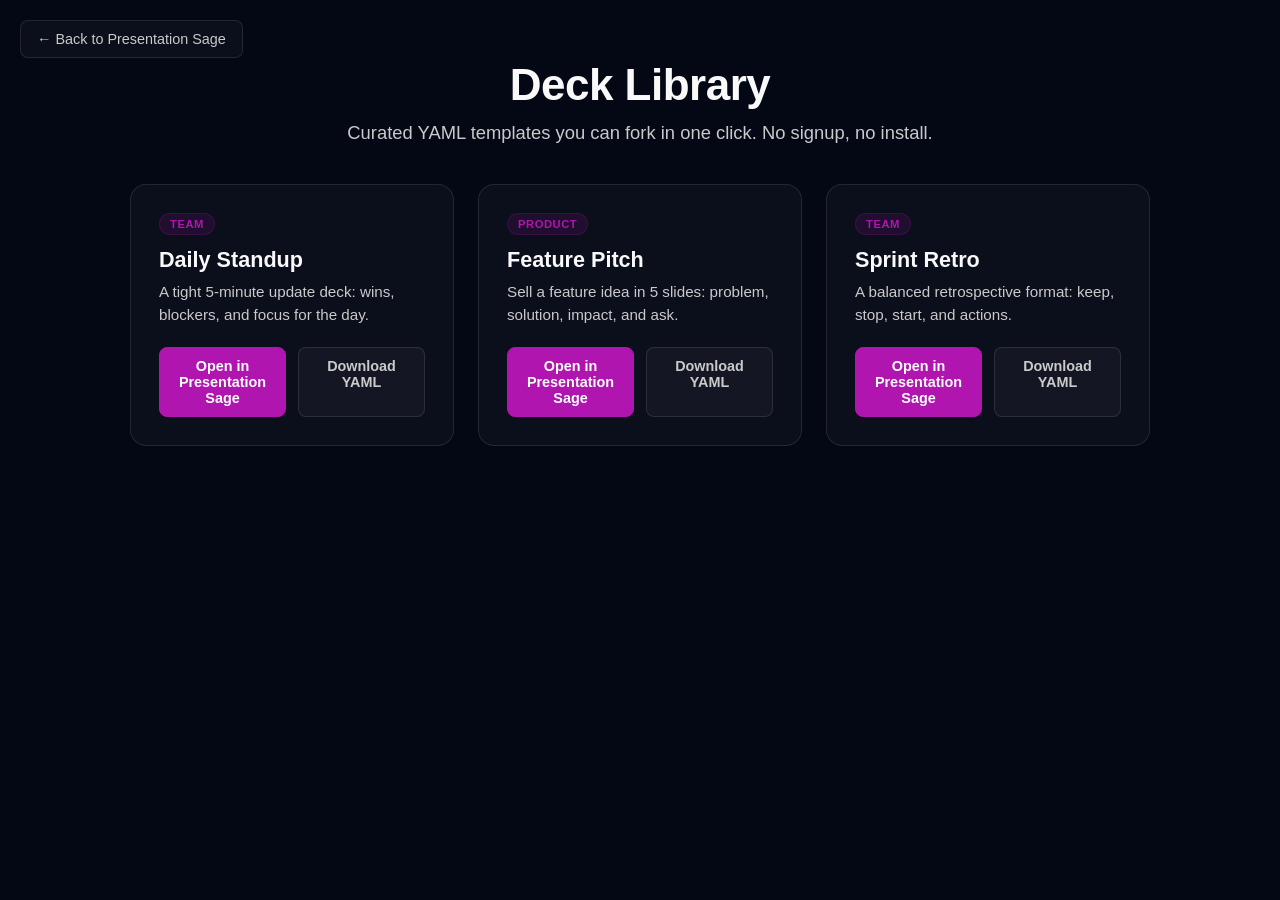
<file: deck-library/index.html>
<!DOCTYPE html>
<html lang="en" style="color-scheme: dark;">
<head>
  <meta charset="UTF-8">
  <meta name="color-scheme" content="dark">
  <meta name="viewport" content="width=device-width, initial-scale=1.0">
  <meta http-equiv="Content-Security-Policy" content="default-src 'self'; base-uri 'self'; form-action 'self'; frame-ancestors 'none'; script-src 'self' 'unsafe-inline'; style-src 'self' 'unsafe-inline' https://fonts.googleapis.com https://pub-b597cd281a384f98a47e1f043a6c4160.r2.dev; font-src 'self' https://fonts.gstatic.com; img-src 'self' data: blob: https://pub-b597cd281a384f98a47e1f043a6c4160.r2.dev; connect-src 'self'; upgrade-insecure-requests">
  <meta name="referrer" content="strict-origin-when-cross-origin">
  <meta http-equiv="X-Content-Type-Options" content="nosniff">
  <title>Deck Library | Presentation Sage</title>
  <meta name="description" content="Curated Presentation Sage YAML templates for standups, pitches, retros, and more. Fork a deck in one click">
  <meta property="og:title" content="Deck Library: Presentation Sage Templates">
  <meta property="og:description" content="Curated Presentation Sage YAML templates for standups, pitches, retros, and more">
  <meta property="og:type" content="website">
  <meta property="og:url" content="https://slides.neorgon.com/deck-library/">
  <meta property="og:site_name" content="Neorgon">
  <meta name="twitter:card" content="summary_large_image">
  <meta name="twitter:title" content="Deck Library: Presentation Sage Templates">
  <meta name="twitter:description" content="Curated Presentation Sage YAML templates for standups, pitches, retros, and more">
  <meta name="robots" content="index, follow">
  <link rel="canonical" href="https://slides.neorgon.com/deck-library/">
  <meta name="theme-color" content="#040714">
  <link rel="icon" type="image/x-icon" href="https://pub-b597cd281a384f98a47e1f043a6c4160.r2.dev/v1.0.0/favicon.ico">
  <link rel="stylesheet" href="../css/style.css">
  <style>
    :root { --accent: #B015B0; }
    .library-page { min-height: 100vh; display: flex; flex-direction: column; }
    .library-header { padding: 60px 40px 40px; text-align: center; }
    .library-title { font-size: 2.75rem; font-weight: 700; letter-spacing: -0.5px; margin-bottom: 12px; }
    .library-subtitle { font-size: 1.15rem; color: var(--text-secondary); max-width: 600px; margin: 0 auto; }
    .template-grid { display: grid; grid-template-columns: repeat(auto-fill, minmax(300px, 1fr)); gap: 24px; max-width: 1100px; margin: 0 auto; padding: 0 40px 80px; }
    .template-card { background: var(--surface-1); border: 1px solid var(--border); border-radius: 16px; padding: 28px; transition: all .2s ease; }
    .template-card:hover { border-color: rgba(176,21,176,.35); background: rgba(255,255,255,.05); }
    .template-category { display: inline-block; padding: 4px 10px; border-radius: 99px; font-size: .7rem; font-weight: 600; text-transform: uppercase; letter-spacing: .05em; background: rgba(176,21,176,.12); color: var(--accent); border: 1px solid rgba(176,21,176,.2); margin-bottom: 12px; }
    .template-name { font-size: 1.35rem; font-weight: 600; margin-bottom: 8px; }
    .template-desc { color: var(--text-secondary); font-size: .95rem; line-height: 1.5; margin-bottom: 20px; }
    .template-actions { display: flex; gap: 12px; flex-wrap: wrap; }
    .template-btn { flex: 1; min-width: 120px; padding: 10px 16px; border-radius: 8px; text-align: center; text-decoration: none; font-weight: 600; font-size: .9rem; border: 1px solid var(--border); background: rgba(255,255,255,.04); color: var(--text-secondary); }
    .template-btn:hover { background: rgba(176,21,176,.12); border-color: rgba(176,21,176,.35); color: var(--text-primary); }
    .template-btn--primary { background: var(--accent); color: #fff; border-color: var(--accent); }
    .template-btn--primary:hover { background: #c218c2; color: #fff; }
    .nav-back { position: absolute; top: 20px; left: 20px; z-index: 20; }
    .back-button { display: inline-flex; align-items: center; gap: 8px; padding: 10px 16px; background: var(--surface-1); border: 1px solid var(--border); border-radius: 8px; text-decoration: none; color: var(--text-secondary); font-size: .9rem; font-weight: 500; }
    .back-button:hover { background: rgba(176,21,176,.12); border-color: rgba(176,21,176,.35); color: var(--text-primary); }
    @media (max-width: 640px) { .library-header { padding: 80px 20px 30px; } .template-grid { padding: 0 20px 60px; grid-template-columns: 1fr; } }
  </style>
</head>
<body>
  <nav class="nav-back">
    <a href="../" class="back-button">← Back to Presentation Sage</a>
  </nav>

  <div class="library-page">
    <header class="library-header">
      <h1 class="library-title">Deck Library</h1>
      <p class="library-subtitle">Curated YAML templates you can fork in one click. No signup, no install.</p>
    </header>

    <main class="template-grid" id="templateGrid">
      <!-- Templates injected by JS -->
    </main>
  </div>

  <script>
    const templates = [
      {
        id: 'standup',
        category: 'Team',
        name: 'Daily Standup',
        desc: 'A tight 5-minute update deck: wins, blockers, and focus for the day.',
        yaml: `presentation:\n  title: "Daily Standup"\n  subtitle: "Quick team sync"\n  author: "Neorgon"\n\n  slides:\n    - type: title\n      heading: "Daily Standup"\n      subtitle: "Quick team sync"\n\n    - type: bullets\n      heading: "Yesterday"\n      bullets:\n        - "Shipped: [your win]"\n        - "Merged: [PR / change]"\n        - "Learned: [insight]"\n\n    - type: bullets\n      heading: "Today"\n      bullets:\n        - "Focus: [top priority]"\n        - "Review: [PR / doc]"\n        - "Meet: [sync]"\n\n    - type: bullets\n      heading: "Blockers"\n      bullets:\n        - "None"\n        - "Need help with: [blocker]"\n`
      },
      {
        id: 'pitch',
        category: 'Product',
        name: 'Feature Pitch',
        desc: 'Sell a feature idea in 5 slides: problem, solution, impact, and ask.',
        yaml: `presentation:\n  title: "Feature Pitch"\n  subtitle: "[Feature name]"\n  author: "Neorgon"\n\n  slides:\n    - type: title\n      heading: "Feature Pitch"\n      subtitle: "[Feature name]"\n\n    - type: bullets\n      heading: "Problem"\n      bullets:\n        - "[Who] can't [do what]"\n        - "Pain: [quantified impact]"\n        - "Risk of doing nothing: [consequence]"\n\n    - type: bullets\n      heading: "Solution"\n      bullets:\n        - "[One-sentence solution]"\n        - "Key flows: [flow 1], [flow 2]"\n        - "Out of scope: [what we are not doing]"\n\n    - type: split\n      heading: "Impact vs Effort"\n      left:\n        heading: "Impact"\n        bullets:\n          - "[Metric improvement]"\n          - "[User benefit]"\n      right:\n        heading: "Effort"\n        bullets:\n          - "[Team / time]"\n          - "[Dependencies]"\n\n    - type: bullets\n      heading: "Ask"\n      bullets:\n        - "Approve direction"\n        - "Assign owner"\n        - "Target: [date]"\n`
      },
      {
        id: 'retro',
        category: 'Team',
        name: 'Sprint Retro',
        desc: 'A balanced retrospective format: keep, stop, start, and actions.',
        yaml: `presentation:\n  title: "Sprint Retro"\n  subtitle: "Sprint [N] — [Team]"\n  author: "Neorgon"\n\n  slides:\n    - type: title\n      heading: "Sprint Retro"\n      subtitle: "Sprint [N] — [Team]"\n\n    - type: bullets\n      heading: "What Went Well"\n      bullets:\n        - "[Win 1]"\n        - "[Win 2]"\n        - "[Win 3]"\n\n    - type: bullets\n      heading: "What Slowed Us Down"\n      bullets:\n        - "[Friction 1]"\n        - "[Friction 2]"\n\n    - type: bullets\n      heading: "What We Will Try Next"\n      bullets:\n        - "[Experiment 1]"\n        - "[Experiment 2]"\n\n    - type: bullets\n      heading: "Action Items"\n      bullets:\n        - "[Action] — @owner — due [date]"\n        - "[Action] — @owner — due [date]"\n`
      }
    ];

    const grid = document.getElementById('templateGrid');
    templates.forEach(t => {
      const encoded = encodeURIComponent(t.yaml);
      grid.innerHTML += `\n        <article class="template-card">\n          <span class="template-category">${t.category}</span>\n          <h2 class="template-name">${t.name}</h2>\n          <p class="template-desc">${t.desc}</p>\n          <div class="template-actions">\n            <a class="template-btn template-btn--primary" href="../?yaml=${encoded}" target="_blank" rel="noopener">Open in Presentation Sage</a>\n            <a class="template-btn" href="data:text/yaml;base64,${btoa(unescape(encodeURIComponent(t.yaml)))}" download="${t.id}.yaml">Download YAML</a>\n          </div>\n        </article>`;
    });
  </script>
</body>
</html>
</file>
<file: css/style.css>
/* ── Reset & tokens ──────────────────────────────────────────────────── */
*, *::before, *::after { margin: 0; padding: 0; box-sizing: border-box; }

:root {
  --bg:              #040714;
  --surface-1:       rgba(255,255,255,.03);
  --surface-2:       rgba(255,255,255,.06);
  --border-subtle:   rgba(255,255,255,.07);
  --border:          rgba(255,255,255,.10);
  --border-strong:   rgba(255,255,255,.22);
  --text-primary:    #f9f9f9;
  --text-secondary:  #cacaca;
  --text-muted:      rgba(255,255,255,.55);
  --text-dim:        rgba(255,255,255,.25);
  --accent:          #0063e5;
  --accent-bright:   #0080ff;
  --warn:            #fbbf24;
  --danger:          #f87171;
  --success:         #34d399;
  --font:            'Avenir Next', -apple-system, BlinkMacSystemFont, 'Segoe UI', Roboto, sans-serif;
  --mono:            'JetBrains Mono', 'Fira Code', 'Cascadia Code', 'Courier New', monospace;
  --radius-sm:       6px;
  --radius:          10px;
  --radius-lg:       15px;
  --dur:             200ms;
}

body {
  font-family: var(--font);
  background: var(--bg);
  color: var(--text-primary);
  height: 100vh;
  display: flex;
  flex-direction: column;
  overflow: hidden;
}

/* ── Header ──────────────────────────────────────────────────────────── */
.header-bar {
  background: linear-gradient(in oklch 135deg, #B015B0 0%, #3D0080 50%, #040714 100%);
  backdrop-filter: blur(12px);
  border-bottom: 1px solid rgba(255,255,255,.07);
  padding: 0 24px;
  height: 68px;
  flex-shrink: 0;
  display: flex;
  align-items: center;
}
.header-logo { display: flex; align-items: center; gap: 10px; flex-shrink: 0; }
.header-logo-img { height: 36px; width: auto; flex-shrink: 0; filter: brightness(0) invert(1); transition: transform 0.3s cubic-bezier(0.34, 1.56, 0.64, 1); display: block; }
.header-logo-img:hover { transform: scale(1.14) rotate(-9deg); }
.header-logo h1 { font-size: 1.2em; font-weight: 600; letter-spacing: 0.5px; }
.header-subtitle { font-size: 0.82em; color: rgba(255,255,255,0.72); font-weight: 500; margin-top: 3px; }

.header-home {
  margin-left: auto;
  display: flex; align-items: center; padding: 5px;
  color: rgba(255,255,255,0.9); text-decoration: none;
  border-radius: 6px; transition: color .2s, background .2s; flex-shrink: 0;
}
.header-home:hover { color: #fff; background: rgba(255,255,255,0.12); }
.header-home svg { width: 34px; height: 34px; display: block; }

/* ── Toolbar ─────────────────────────────────────────────────────────── */
.toolbar {
  height: 44px; flex-shrink: 0;
  border-bottom: 1px solid var(--border-subtle);
  background: var(--surface-1);
  display: flex; align-items: center;
  padding: 0 16px; gap: 6px;
  overflow-x: auto;
}
.toolbar-label { font-size: .72rem; color: var(--text-muted); margin-right: 2px; }
.sep { width: 1px; height: 18px; background: var(--border-subtle); margin: 0 4px; flex-shrink: 0; }
.theme-select {
  height: 26px; padding: 0 8px;
  background: var(--surface-1); border: 1px solid var(--border);
  color: var(--text-secondary); border-radius: var(--radius-sm);
  font-family: var(--font); font-size: .75rem; cursor: pointer;
}
.theme-select:focus { outline: 1px solid var(--accent); }

.btn {
  padding: 5px 13px;
  border-radius: var(--radius-sm);
  border: 1px solid var(--border);
  background: var(--surface-1);
  color: var(--text-secondary);
  font-family: var(--font); font-size: .8rem;
  cursor: pointer; transition: all var(--dur);
  white-space: nowrap;
}
.btn:hover { background: var(--surface-2); border-color: var(--border-strong); color: var(--text-primary); }
.btn-primary {
  background: var(--accent); border-color: var(--accent);
  color: #fff; font-weight: 600;
}
.btn-primary:hover { background: var(--accent-bright); border-color: var(--accent-bright); color: #fff; }
.btn-sm { padding: 4px 10px; font-size: .75rem; }
.btn-ghost {
  background: none; border-color: transparent; color: var(--text-muted);
}
.btn-ghost:hover { background: var(--surface-2); border-color: var(--border); color: var(--text-primary); }

/* ── Workspace ───────────────────────────────────────────────────────── */
.workspace {
  flex: 1; display: grid;
  grid-template-columns: 1fr 1fr;
  overflow: hidden;
}

/* ── Editor pane ─────────────────────────────────────────────────────── */
.editor-pane {
  display: flex; flex-direction: column;
  border-right: 1px solid var(--border-subtle);
  overflow: hidden;
}
.pane-header {
  height: 34px; flex-shrink: 0;
  padding: 0 14px;
  border-bottom: 1px solid var(--border-subtle);
  display: flex; align-items: center; gap: 8px;
  font-size: .7rem; text-transform: uppercase;
  letter-spacing: .8px; color: var(--text-muted);
}
.pane-header .dot {
  width: 6px; height: 6px;
  border-radius: 50%; flex-shrink: 0;
}
.dot-blue  { background: var(--accent); }
.dot-green { background: var(--success); }

#yaml-input {
  flex: 1; resize: none;
  background: transparent; border: none; outline: none;
  color: var(--text-primary);
  font-family: var(--mono); font-size: .8rem;
  line-height: 1.65; padding: 14px 16px;
  overflow-y: auto;
}
#yaml-input::placeholder { color: var(--text-dim); }

/* ── Warnings bar ────────────────────────────────────────────────────── */
.warnings-bar {
  flex-shrink: 0; max-height: 130px; overflow-y: auto;
  border-top: 1px solid var(--border-subtle);
  background: rgba(0,0,0,.15);
}
.warnings-bar.empty {
  padding: 8px 14px;
  font-size: .75rem; color: var(--success);
}
.warning-item {
  padding: 5px 14px;
  display: flex; align-items: baseline; gap: 8px;
  font-size: .75rem; line-height: 1.4;
  border-bottom: 1px solid rgba(255,255,255,.03);
}
.warning-item:last-child { border-bottom: none; }
.warning-item.lvl-error { color: var(--danger); }
.warning-item.lvl-warn  { color: var(--warn); }
.warning-item.lvl-info  { color: var(--text-muted); }
.warning-badge {
  font-size: .65rem; font-weight: 700; padding: 1px 5px;
  border-radius: 3px; flex-shrink: 0; white-space: nowrap;
}
.lvl-error .warning-badge { background: rgba(248,113,113,.15); color: var(--danger); }
.lvl-warn  .warning-badge { background: rgba(251,191,36,.12);  color: var(--warn); }
.lvl-info  .warning-badge { background: var(--surface-2);      color: var(--text-muted); }

/* ── Preview pane ────────────────────────────────────────────────────── */
.preview-pane {
  display: flex; flex-direction: column;
  overflow: hidden; background: #000;
}
.preview-header {
  height: 34px; flex-shrink: 0;
  padding: 0 14px;
  border-bottom: 1px solid var(--border-subtle);
  background: rgba(255,255,255,.01);
  display: flex; align-items: center; gap: 8px;
  font-size: .7rem; text-transform: uppercase;
  letter-spacing: .8px; color: var(--text-muted);
}
.slide-nav {
  margin-left: auto; display: flex; align-items: center; gap: 6px;
}
.nav-btn {
  width: 22px; height: 22px;
  background: none; border: 1px solid var(--border);
  color: var(--text-secondary); border-radius: 4px;
  cursor: pointer; font-size: .75rem;
  display: flex; align-items: center; justify-content: center;
  transition: all var(--dur);
}
.nav-btn:hover:not(:disabled) { background: var(--surface-2); border-color: var(--border-strong); }
.nav-btn:disabled { opacity: .3; cursor: default; }
#slide-counter { font-size: .75rem; color: var(--text-muted); min-width: 48px; text-align: center; }

.slide-stage {
  flex: 1; position: relative; overflow: hidden;
}

/* ── Slide canvas — fixed 960x540, JS scales it to fit the container ── */
.slide {
  position: absolute;
  width: 960px; height: 540px;
  transform-origin: top left;
  background: #080f20;
  border-radius: 10px;
  border: 1px solid rgba(255,255,255,.08);
  display: flex; flex-direction: column;
  overflow: hidden;
  padding: 48px 60px;
}
.slide::after {
  content: '';
  position: absolute; inset: 0;
  background: linear-gradient(135deg, rgba(0,99,229,.05) 0%, transparent 55%);
  pointer-events: none;
}
.slide-num {
  position: absolute; bottom: 14px; right: 18px;
  font-size: 11px; color: rgba(255,255,255,.18);
  font-family: var(--mono);
}
.slide-logo-watermark {
  position: absolute; top: 16px; right: 18px;
  max-height: 30px; max-width: 80px;
  object-fit: contain; opacity: .6; z-index: 2;
}
.title-logo {
  max-height: 52px; max-width: 140px;
  object-fit: contain; margin-bottom: 20px;
}

/* Title slide */
.slide-type-title {
  align-items: center; justify-content: center; text-align: center;
}
.slide-type-title .s-heading {
  font-size: 40px;
  font-weight: 700; color: #fff; line-height: 1.2;
}
.accent-bar {
  width: 48px; height: 4px; border-radius: 2px;
  background: var(--sl-accent, #0063e5); margin: 18px auto;
}
.slide-type-title .s-subtitle {
  font-size: 18px;
  color: rgba(255,255,255,.5); font-weight: 400;
}
.slide-type-title .s-meta {
  position: absolute; bottom: 22px; left: 60px; right: 60px;
  display: flex; justify-content: space-between;
  font-size: 12px; color: rgba(255,255,255,.25);
}

/* Bullets slide */
.slide-type-bullets { justify-content: flex-start; }
.s-heading {
  font-size: 26px;
  font-weight: 700; color: var(--sl-text, #fff); margin-bottom: 18px;
  padding-bottom: 14px;
  border-bottom: 1px solid var(--sl-border, rgba(255,255,255,.07));
  flex-shrink: 0;
}
.s-bullets { list-style: none; overflow: hidden; }
.s-bullets li {
  padding: 7px 0 7px 22px; position: relative;
  font-size: 18px;
  color: var(--sl-ts, #cacaca); line-height: 1.4;
}
.s-bullets li::before {
  content: '';
  position: absolute; left: 0; top: 14px;
  width: 7px; height: 7px;
  border-radius: 50%; background: var(--sl-accent, #0063e5);
}

/* Split slide */
.slide-type-split { justify-content: flex-start; }
.split-cols {
  display: grid; grid-template-columns: 1fr 1fr;
  gap: 24px; flex: 1; overflow: hidden;
}
.split-col-head {
  font-size: 13px;
  font-weight: 700; color: var(--sl-accent, #0063e5);
  text-transform: uppercase; letter-spacing: .6px;
  margin-bottom: 10px;
}

/* Code slide */
.slide-type-code { justify-content: flex-start; }
.code-block {
  background: rgba(0,0,0,.5);
  border: 1px solid rgba(255,255,255,.07);
  border-radius: 8px; padding: 18px;
  flex: 1; overflow: hidden;
}
.code-lang {
  font-size: 11px; color: var(--sl-dim, rgba(255,255,255,.3));
  font-family: var(--mono); text-transform: uppercase;
  letter-spacing: .8px; margin-bottom: 10px;
}
.code-block pre {
  font-family: var(--mono);
  font-size: 15px;
  line-height: 1.55; color: var(--sl-code-text, #a5f3fc);
  white-space: pre-wrap; word-break: break-word;
}

/* Quote slide */
.slide-type-quote {
  align-items: center; justify-content: center; text-align: center;
}
.quote-mark {
  font-size: 72px; line-height: .8;
  color: var(--sl-accent, #0063e5); opacity: .35;
  font-family: Georgia, serif;
}
.quote-text {
  font-size: 22px;
  color: var(--sl-text, #fff); font-style: italic; line-height: 1.6; margin-top: 10px;
}
.quote-source {
  margin-top: 18px;
  font-size: 14px;
  color: var(--sl-accent, #0063e5); font-weight: 600;
}

/* Divider slide */
.slide-type-divider {
  align-items: center; justify-content: center; text-align: center;
  background: linear-gradient(135deg, rgba(176,21,176,.12) 0%, rgba(61,0,128,.12) 50%, transparent 100%);
}
.slide-type-divider .s-heading {
  font-size: 44px;
  border-bottom: none; margin-bottom: 0; padding-bottom: 0;
}
.slide-type-divider .s-subtitle {
  font-size: 17px;
  color: rgba(255,255,255,.45); margin-top: 14px;
}

/* Q&A slide */
.slide-type-qa {
  align-items: center; justify-content: center; text-align: center;
}
.qa-icon { font-size: 48px; margin-bottom: 18px; }
.slide-type-qa .s-heading {
  font-size: 36px;
  border-bottom: none; margin-bottom: 0; padding-bottom: 0;
}
.slide-type-qa .s-subtext {
  font-size: 16px;
  color: rgba(255,255,255,.4); margin-top: 12px;
}

/* CTA slide */
.slide-type-cta {
  align-items: center; justify-content: center; text-align: center;
}
.slide-type-cta .s-heading {
  font-size: 30px;
  border-bottom: none; margin-bottom: 24px; padding-bottom: 0;
}
.cta-pill {
  background: var(--sl-accent, #0063e5); color: #fff;
  font-weight: 700; font-size: 18px;
  padding: 13px 32px; border-radius: 9px;
  display: inline-block;
}
.s-subtext {
  margin-top: 16px;
  font-size: 14px;
  color: rgba(255,255,255,.38);
}

/* Image slide */
.slide-type-image { justify-content: flex-start; }
.image-container {
  flex: 1; display: flex; align-items: center; justify-content: center;
  overflow: hidden; border-radius: 6px;
}
.image-container.full { position: absolute; inset: 0; border-radius: 0; }
.slide-image { max-width: 100%; max-height: 100%; object-fit: contain; border-radius: 4px; }
.fit-cover .slide-image { width: 100%; height: 100%; object-fit: cover; border-radius: 0; }
.image-caption {
  position: absolute; bottom: 28px; left: 60px; right: 60px;
  font-size: 13px; color: var(--sl-muted, rgba(255,255,255,.45));
  text-align: center;
}

/* Stats slide */
.slide-type-stats { justify-content: center; align-items: center; text-align: center; }
.stats-grid {
  display: flex; justify-content: center; gap: 48px; flex-wrap: wrap;
  margin-top: 10px;
}
.stat-item { min-width: 120px; }
.stat-value {
  font-size: 52px; font-weight: 800; line-height: 1.1;
  color: var(--sl-accent, #0063e5);
}
.stat-label {
  font-size: 14px; color: var(--sl-muted, rgba(255,255,255,.45));
  margin-top: 8px; line-height: 1.3;
}

/* Timeline slide */
.slide-type-timeline { justify-content: flex-start; }
.timeline-track {
  display: flex; gap: 8px; flex: 1; align-items: flex-start;
  padding-top: 10px;
}
.timeline-step {
  flex: 1; display: flex; flex-direction: column; align-items: center;
  text-align: center; position: relative;
}
.timeline-step::after {
  content: ''; position: absolute; top: 16px; left: 55%; right: -45%;
  height: 2px; background: var(--sl-border, rgba(255,255,255,.07));
}
.timeline-step:last-child::after { display: none; }
.timeline-dot {
  width: 32px; height: 32px; border-radius: 50%;
  background: var(--sl-accent, #0063e5); color: #fff;
  font-size: 13px; font-weight: 700;
  display: flex; align-items: center; justify-content: center;
  position: relative; z-index: 1; flex-shrink: 0;
}
.timeline-label {
  font-size: 12px; font-weight: 700; color: var(--sl-accent, #0063e5);
  text-transform: uppercase; letter-spacing: .5px;
  margin-top: 10px;
}
.timeline-text {
  font-size: 14px; color: var(--sl-ts, #cacaca);
  margin-top: 6px; line-height: 1.4;
}

/* Columns (two-column text) slide */
.slide-type-columns { justify-content: flex-start; }
.col-text {
  font-size: 16px; color: var(--sl-ts, #cacaca);
  line-height: 1.55;
}

/* Error / empty state */
.slide-state {
  align-items: center; justify-content: center; text-align: center;
}
.slide-state .s-icon { font-size: 36px; margin-bottom: 14px; opacity: .4; }
.slide-state p {
  font-size: 16px; color: var(--text-muted); line-height: 1.6;
}
.slide-state.error p { color: var(--danger); font-family: var(--mono); font-size: 14px; }

/* Empty stage placeholder (not a slide) */
.stage-empty {
  position: absolute; inset: 0;
  display: flex; flex-direction: column;
  align-items: center; justify-content: center; gap: 10px;
  color: var(--text-dim);
}
.stage-empty .s-icon { font-size: 2rem; opacity: .4; }
.stage-empty p { font-size: .82rem; line-height: 1.6; text-align: center; }

/* Fullscreen overlay */
.fullscreen-stage {
  position: fixed; inset: 0; z-index: 500;
  background: #000;
  display: none;
}
.fullscreen-stage.active { display: block; }
.fullscreen-controls {
  position: fixed; bottom: 18px;
  display: flex; align-items: center; gap: 12px;
}
.fullscreen-controls .nav-btn {
  width: 36px; height: 36px;
  background: rgba(255,255,255,.06);
  font-size: 1rem;
}
#fs-counter { font-size: .82rem; color: rgba(255,255,255,.4); min-width: 60px; text-align: center; }
.fs-exit {
  position: fixed; top: 16px; right: 16px;
  background: rgba(255,255,255,.06); border: 1px solid rgba(255,255,255,.1);
  color: rgba(255,255,255,.6); border-radius: 6px;
  padding: 6px 12px; cursor: pointer; font-size: .8rem;
  transition: all var(--dur);
}
.fs-exit:hover { background: rgba(255,255,255,.12); color: #fff; }

/* ── Filmstrip ───────────────────────────────────────────────────────── */
.filmstrip {
  height: 76px; flex-shrink: 0;
  border-top: 1px solid var(--border-subtle);
  background: rgba(0,0,0,.25);
  display: flex; align-items: center;
  gap: 7px; padding: 7px 10px;
  overflow-x: auto; overflow-y: hidden;
}
.filmstrip::-webkit-scrollbar { height: 4px; }
.filmstrip::-webkit-scrollbar-thumb { background: rgba(255,255,255,.1); border-radius: 2px; }
.film-thumb {
  flex-shrink: 0; width: 106px; height: 60px;
  border-radius: 5px; border: 1.5px solid var(--border);
  cursor: pointer; position: relative; overflow: hidden;
  display: flex; flex-direction: column;
  justify-content: flex-end; padding: 4px 6px;
  background: #080f20;
  transition: border-color var(--dur), transform var(--dur);
}
.film-thumb:hover { border-color: rgba(255,255,255,.3); transform: translateY(-2px); }
.film-thumb.active { border-color: var(--accent); }
.film-type {
  position: absolute; top: 4px; left: 5px;
  font-size: .52rem; font-weight: 700; text-transform: uppercase;
  letter-spacing: .3px; color: rgba(255,255,255,.3);
  background: rgba(0,0,0,.4); padding: 1px 4px; border-radius: 2px;
}
.film-num {
  position: absolute; top: 4px; right: 5px;
  font-size: .52rem; color: rgba(255,255,255,.22); font-family: var(--mono);
}
.film-text {
  font-size: .58rem; color: rgba(255,255,255,.5);
  white-space: nowrap; overflow: hidden; text-overflow: ellipsis; width: 100%;
}

/* ── Audit panel (below preview) ─────────────────────────────────────── */
.audit-panel {
  flex-shrink: 0; max-height: 0; overflow: hidden;
  border-top: 1px solid var(--border-subtle);
  background: rgba(0,0,0,.2);
  transition: max-height .28s ease;
}
.audit-panel.open { max-height: 260px; overflow-y: auto; }
.audit-inner { padding: 14px 16px; }
.audit-title {
  font-size: .72rem; font-weight: 700; color: var(--text-primary);
  text-transform: uppercase; letter-spacing: .6px; margin-bottom: 12px;
}
.audit-section { margin-bottom: 14px; }
.audit-section-head {
  font-size: .65rem; font-weight: 700; color: var(--text-muted);
  text-transform: uppercase; letter-spacing: .5px; margin-bottom: 6px;
}
.audit-item {
  display: flex; align-items: baseline; gap: 8px;
  font-size: .72rem; line-height: 1.45; padding: 3px 0;
}
.audit-item.lvl-error { color: var(--danger); }
.audit-item.lvl-warn  { color: var(--warn); }
.audit-item.lvl-info  { color: var(--text-muted); }
.audit-badge {
  font-size: .6rem; font-weight: 700; padding: 1px 5px;
  border-radius: 3px; flex-shrink: 0;
}
.lvl-error .audit-badge { background: rgba(248,113,113,.15); color: var(--danger); }
.lvl-warn  .audit-badge { background: rgba(251,191,36,.12);  color: var(--warn); }
.lvl-info  .audit-badge { background: var(--surface-2);      color: var(--text-muted); }
.audit-question {
  font-size: .7rem; line-height: 1.5; color: var(--text-muted);
  padding: 3px 0 3px 14px; position: relative;
}
.audit-question::before { content: '\2192'; position: absolute; left: 0; color: var(--accent); opacity: .6; }
.audit-ok { font-size: .72rem; color: var(--success); }

/* ── Grid overview ───────────────────────────────────────────────────── */
.grid-overlay {
  position: fixed; inset: 0; z-index: 600;
  background: rgba(2,4,14,.96);
  display: none; flex-direction: column;
}
.grid-overlay.active { display: flex; }
.grid-overlay-bar {
  height: 46px; flex-shrink: 0;
  background: rgba(255,255,255,.02); border-bottom: 1px solid rgba(255,255,255,.06);
  display: flex; align-items: center; padding: 0 20px; gap: 10px;
}
.grid-overlay-bar h2 { font-size: .85rem; font-weight: 600; }
.grid-overlay-bar span { font-size: .72rem; color: var(--text-muted); }
.grid-close {
  margin-left: auto;
  background: rgba(255,255,255,.06); border: 1px solid rgba(255,255,255,.1);
  color: rgba(255,255,255,.6); border-radius: 6px;
  padding: 5px 12px; cursor: pointer; font-family: var(--font); font-size: .77rem;
  transition: all var(--dur);
}
.grid-close:hover { background: rgba(255,255,255,.12); color: #fff; }
.grid-scroll {
  flex: 1; overflow-y: auto; padding: 20px;
  display: grid;
  grid-template-columns: repeat(auto-fill, minmax(240px, 1fr));
  gap: 14px; align-content: start;
}
.grid-cell {
  position: relative; width: 100%; aspect-ratio: 16/9;
  border-radius: 7px; overflow: hidden; cursor: pointer;
  border: 2px solid transparent;
  transition: border-color var(--dur), transform var(--dur), box-shadow var(--dur);
}
.grid-cell:hover { transform: translateY(-2px); box-shadow: 0 8px 24px rgba(0,0,0,.5); border-color: rgba(255,255,255,.22); }
.grid-cell.active { border-color: var(--accent); }
.grid-cell-inner { position: absolute; inset: 0; pointer-events: none; overflow: hidden; }
.grid-idx {
  position: absolute; bottom: 5px; right: 7px;
  font-size: .58rem; color: rgba(255,255,255,.45); font-family: var(--mono);
  background: rgba(0,0,0,.5); padding: 1px 4px; border-radius: 3px;
  pointer-events: none; z-index: 5;
}

/* ── Presenter overlay ───────────────────────────────────────────────── */
.presenter-overlay {
  position: fixed; inset: 0; z-index: 700;
  background: #000; display: none; flex-direction: column;
}
.presenter-overlay.active { display: flex; }
.presenter-stage { flex: 1; position: relative; overflow: hidden; }
.pres-notes {
  flex-shrink: 0; padding: 10px 20px; max-height: 90px; overflow-y: auto;
  background: rgba(0,0,0,.7); border-top: 1px solid rgba(255,255,255,.06);
  font-size: .8rem; line-height: 1.55; color: rgba(255,255,255,.6);
}
.pres-notes-label {
  font-size: .62rem; text-transform: uppercase; letter-spacing: .5px;
  color: rgba(255,255,255,.3); margin-bottom: 3px;
}
.presenter-bar {
  height: 54px; flex-shrink: 0;
  background: rgba(0,0,0,.85); border-top: 1px solid rgba(255,255,255,.06);
  display: flex; align-items: center; gap: 10px; padding: 0 18px;
}
.pres-timer {
  font-family: var(--mono); font-size: 1rem; font-weight: 700;
  color: var(--success); min-width: 66px;
}
.pres-counter { font-size: .8rem; color: rgba(255,255,255,.4); }
.pres-nav { display: flex; gap: 6px; }
.pres-nav-btn {
  width: 34px; height: 34px;
  background: rgba(255,255,255,.06); border: 1px solid rgba(255,255,255,.1);
  color: rgba(255,255,255,.7); border-radius: 6px;
  cursor: pointer; font-size: 1rem;
  display: flex; align-items: center; justify-content: center;
  transition: background var(--dur);
}
.pres-nav-btn:hover:not(:disabled) { background: rgba(255,255,255,.12); }
.pres-nav-btn:disabled { opacity: .3; cursor: default; }
.pres-exit {
  margin-left: auto;
  background: none; border: 1px solid rgba(255,255,255,.12);
  color: rgba(255,255,255,.5); border-radius: 6px;
  padding: 5px 12px; cursor: pointer; font-family: var(--font); font-size: .78rem;
  transition: all var(--dur);
}
.pres-exit:hover { background: rgba(255,255,255,.08); color: #fff; }

/* ── Gallery overlay ─────────────────────────────────────────────────── */
.gallery-overlay {
  position: fixed; inset: 0; z-index: 650;
  background: rgba(2,4,14,.96);
  display: none; flex-direction: column;
}
.gallery-overlay.active { display: flex; }
.gallery-bar {
  height: 46px; flex-shrink: 0;
  background: rgba(255,255,255,.02); border-bottom: 1px solid rgba(255,255,255,.06);
  display: flex; align-items: center; padding: 0 20px; gap: 10px;
}
.gallery-bar h2 { font-size: .85rem; font-weight: 600; }
.gallery-bar .grid-close { margin-left: auto; }
.gallery-content {
  flex: 1; overflow-y: auto; padding: 24px;
  max-width: 640px; margin: 0 auto; width: 100%;
}
.gallery-actions {
  display: flex; align-items: flex-end; gap: 12px;
  margin-bottom: 20px; flex-wrap: wrap;
}
.gallery-url-row {
  display: flex; align-items: center; gap: 8px; flex: 1; min-width: 240px;
}
.gallery-url-input {
  flex: 1; height: 30px; padding: 0 10px;
  background: var(--surface-1); border: 1px solid var(--border);
  color: var(--text-primary); border-radius: var(--radius-sm);
  font-family: var(--mono); font-size: .75rem;
}
.gallery-url-input:focus { outline: 1px solid var(--accent); }
.gallery-list { display: flex; flex-direction: column; gap: 8px; }
.gallery-entry {
  display: flex; align-items: center; gap: 12px;
  background: var(--surface-1); border: 1px solid var(--border-subtle);
  border-radius: var(--radius); padding: 14px 16px;
  transition: border-color var(--dur);
}
.gallery-entry:hover { border-color: var(--border-strong); }
.gallery-entry-info { flex: 1; min-width: 0; }
.gallery-entry-title {
  font-size: .85rem; font-weight: 600; color: var(--text-primary);
  white-space: nowrap; overflow: hidden; text-overflow: ellipsis;
}
.gallery-entry-meta {
  font-size: .7rem; color: var(--text-muted); margin-top: 3px;
}
.gallery-remove {
  width: 28px; height: 28px; padding: 0;
  display: flex; align-items: center; justify-content: center;
  font-size: 1.1rem; flex-shrink: 0; color: var(--text-dim);
}
.gallery-remove:hover { color: var(--danger); border-color: var(--danger); }
.gallery-empty {
  text-align: center; padding: 40px 20px;
  font-size: .82rem; color: var(--text-dim); line-height: 1.6;
}

/* ── Insert-slide dropdown ────────────────────────────────────────── */
.insert-slide-wrap { position: relative; }
.insert-menu {
  display: none; position: absolute; top: 100%; right: 0; z-index: 90;
  background: #12101f; border: 1px solid var(--border);
  border-radius: var(--radius-sm); box-shadow: 0 8px 24px rgba(0,0,0,.5);
  padding: 4px 0; min-width: 130px; margin-top: 4px;
}
.insert-menu.open { display: block; }
.insert-menu button {
  display: block; width: 100%; text-align: left;
  padding: 6px 14px; background: none; border: none;
  color: var(--text-secondary); font-family: var(--font); font-size: .78rem;
  cursor: pointer; transition: background var(--dur);
}
.insert-menu button:hover { background: var(--surface-2); color: var(--text-primary); }

/* Scrollbars */
::-webkit-scrollbar { width: 5px; }
::-webkit-scrollbar-track { background: transparent; }
::-webkit-scrollbar-thumb { background: rgba(255,255,255,.1); border-radius: 3px; }
::-webkit-scrollbar-thumb:hover { background: rgba(255,255,255,.18); }

:focus-visible {
  outline: 2px solid var(--accent-bright, #0080ff);
  outline-offset: 2px;
}
.skip-link {
  position: absolute; top: -100%; left: 16px; z-index: 1000;
  padding: 8px 16px; background: var(--accent-bright, #0080ff); color: #000;
  font-weight: 600; font-size: .875rem; border-radius: 0 0 6px 6px;
  text-decoration: none; transition: top .2s;
}
.skip-link:focus { top: 0; }

/* ── Toast ──────────────────────────────────────────────────────── */
.toast {
  position: fixed; bottom: 24px; right: 24px; z-index: 999;
  background: #1a1730; border: 1px solid rgba(255,255,255,0.15);
  border-radius: 8px; padding: 10px 16px;
  font-size: 0.84rem; color: var(--text-primary, #f9f9f9);
  box-shadow: 0 4px 20px rgba(0,0,0,0.55);
  pointer-events: none;
  transform: translateY(8px); opacity: 0;
  transition: opacity 0.18s, transform 0.18s;
}
.toast.visible { opacity: 1; transform: translateY(0); }

/* ── Button press feedback ────────────────────────────────────── */
button:active, .btn:active {
  transform: scale(0.97);
  transition-duration: 120ms;
}

/* ── Entrance animation ───────────────────────────────────────── */
@keyframes fadeIn {
  from { opacity: 0; transform: translateY(8px); }
  to   { opacity: 1; transform: translateY(0); }
}

/* ── Skeleton loading ─────────────────────────────────────────── */
@keyframes shimmer { to { background-position: -200% 0; } }
.skeleton {
  background: linear-gradient(90deg, var(--surface-1) 25%, var(--surface-2) 50%, var(--surface-1) 75%);
  background-size: 200% 100%;
  animation: shimmer 1.5s ease-in-out infinite;
  border-radius: 10px;
}

@media (prefers-reduced-motion: reduce) {
  *, *::before, *::after { animation-duration: 0.01ms !important; transition-duration: 0.01ms !important; }
}

/* ── Template alignment (header title link + footer) ── */
.header-title-link { text-decoration: none; color: inherit; }
.info-footer {
  text-align: center;
  padding: 24px 24px 28px;
  color: rgba(255,255,255,.45);
  font-size: .78em;
  line-height: 1.8;
  border-top: 1px solid rgba(255,255,255,.08);
  margin-top: 32px;
}
.footer-link {
  color: rgba(255,255,255,.45);
  text-decoration: none;
  transition: color 200ms;
}
.footer-link:hover,
.footer-link:focus-visible {
  color: rgba(255,255,255,.72);
  text-decoration: underline;
}
</file>
